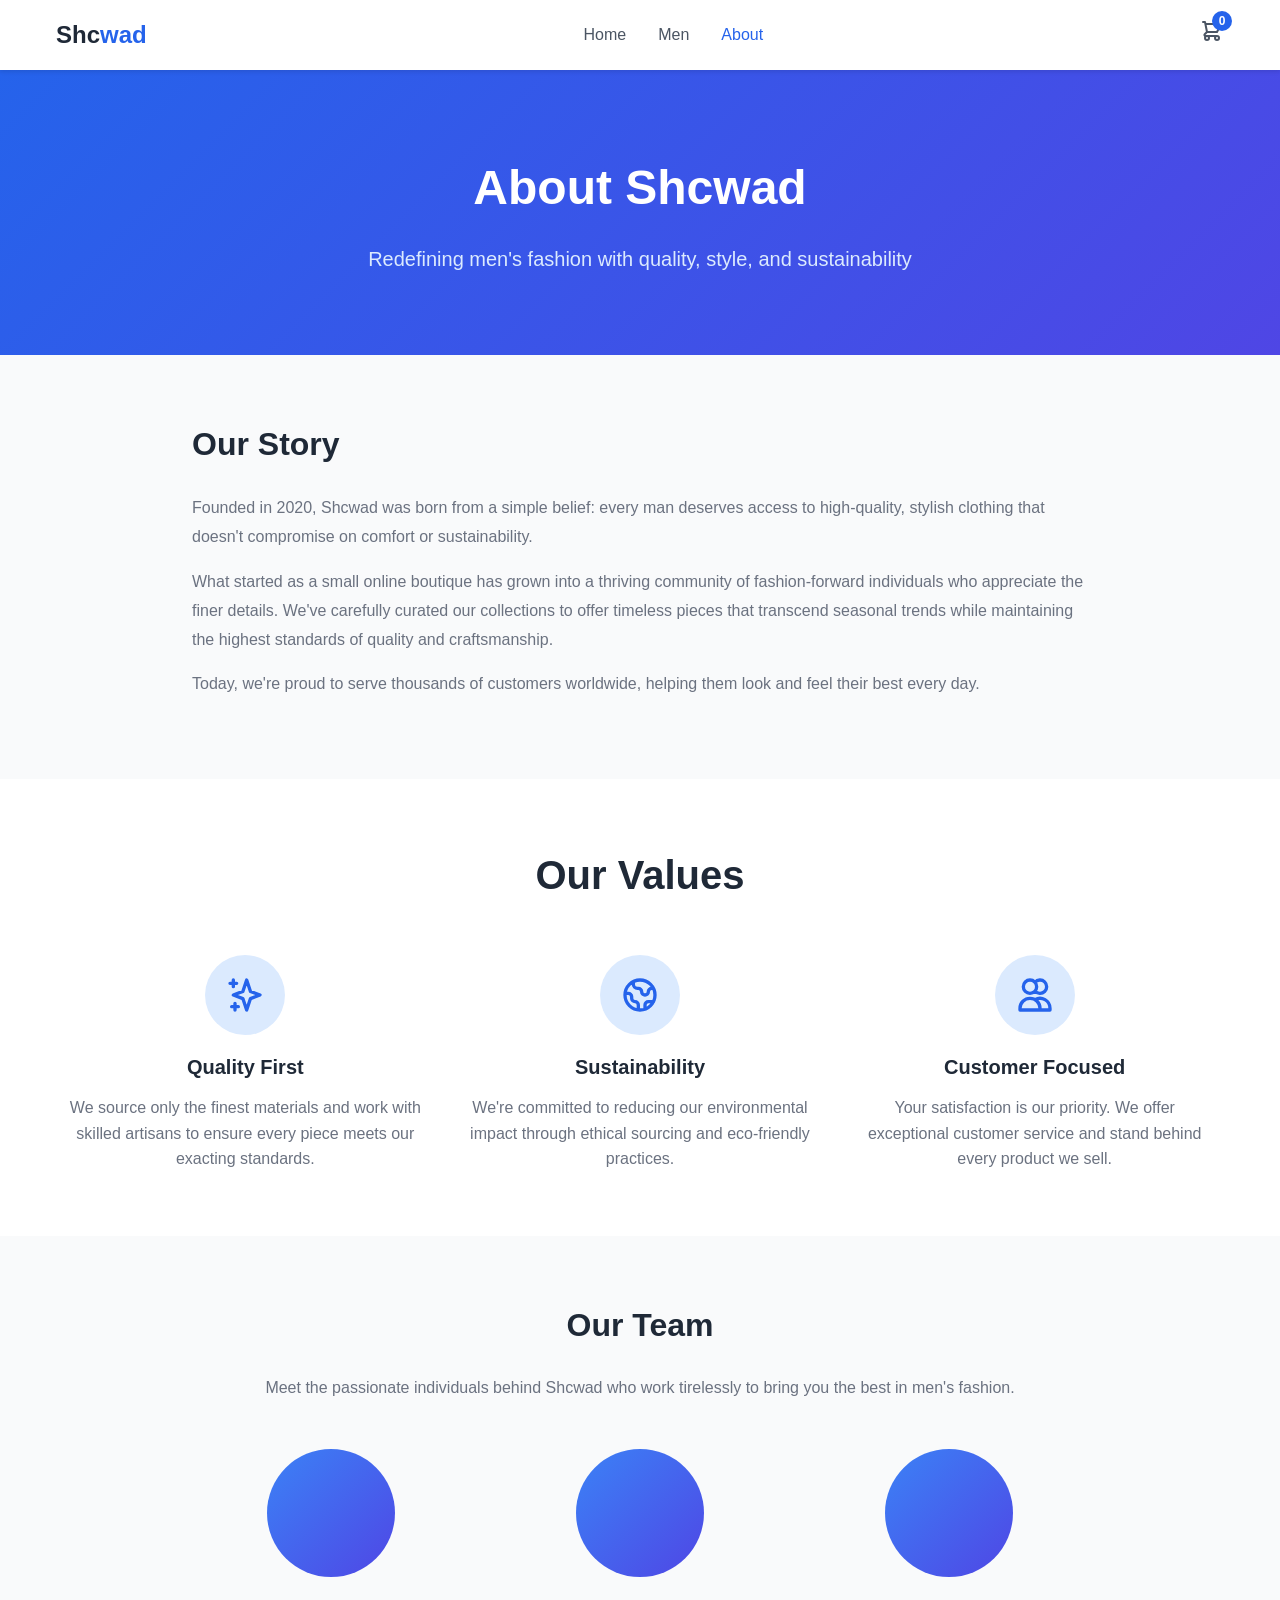
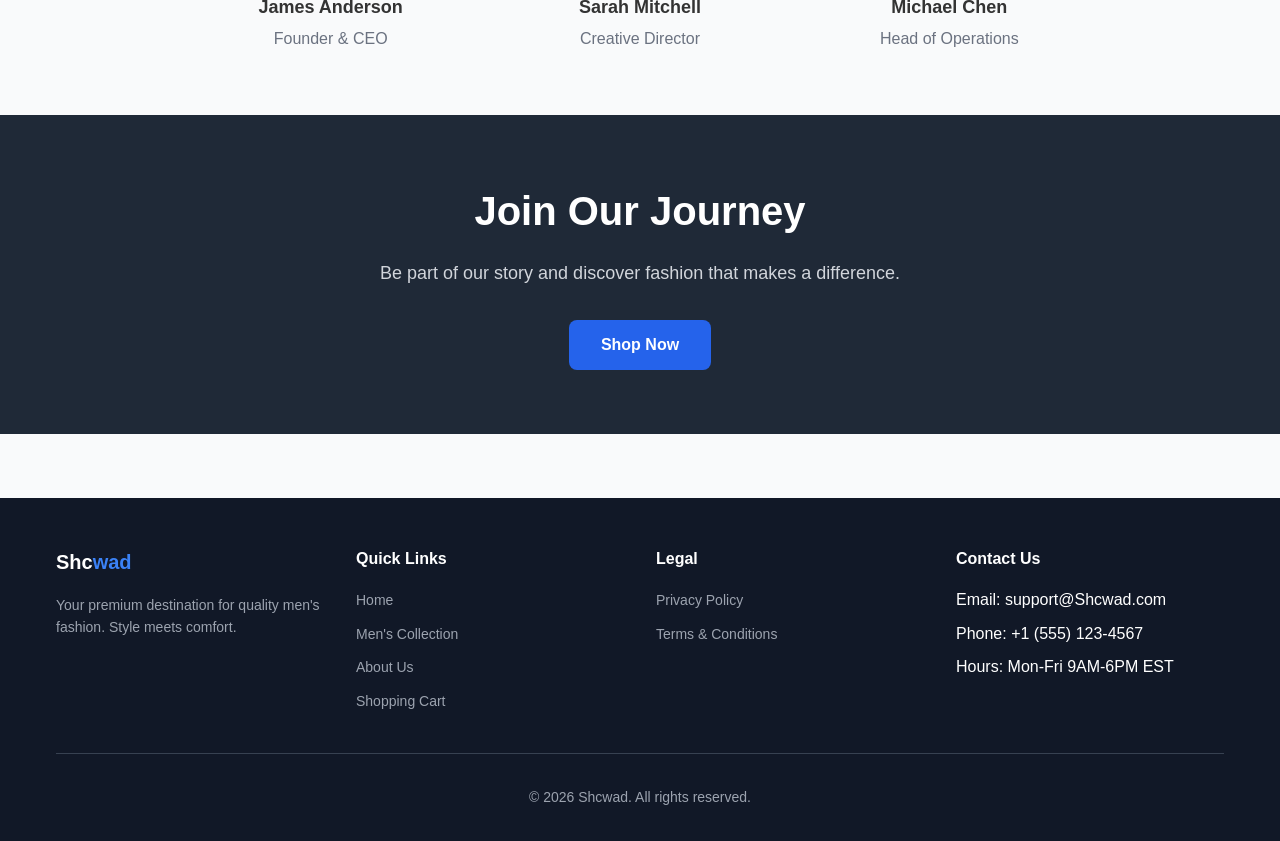
<file: about.html>
<!DOCTYPE html>
<html lang="en">
<head>
    <meta charset="UTF-8">
    <meta name="viewport" content="width=device-width, initial-scale=1.0">
    <title>About Us - Shcwad</title>
    <link rel="stylesheet" href="styles.css">
    <!-- Google tag (gtag.js) -->
<script async src="https://www.googletagmanager.com/gtag/js?id=G-NTV0NLN2X5"></script>
<script>
  window.dataLayer = window.dataLayer || [];
  function gtag(){dataLayer.push(arguments);}
  gtag('js', new Date());

  gtag('config', 'G-NTV0NLN2X5');
</script>
</head>
<body>
    <!-- Header -->
    <header class="header">
        <nav class="container">
            <div class="nav-wrapper">
                <a href="index.html" class="logo">Shc<span>wad</span></a>
                
                <div class="nav-links" id="navLinks">
                    <a href="index.html">Home</a>
                    <a href="men.html">Men</a>
                    <a href="about.html" class="active">About</a>
                </div>

                <div class="nav-actions">
                    <a href="cart.html" class="cart-icon">
                        <svg width="24" height="24" fill="none" stroke="currentColor" viewBox="0 0 24 24">
                            <path stroke-linecap="round" stroke-linejoin="round" stroke-width="2" d="M3 3h2l.4 2M7 13h10l4-8H5.4M7 13L5.4 5M7 13l-2.293 2.293c-.63.63-.184 1.707.707 1.707H17m0 0a2 2 0 100 4 2 2 0 000-4zm-8 2a2 2 0 11-4 0 2 2 0 014 0z"/>
                        </svg>
                        <span class="cart-count" id="cartCount">0</span>
                    </a>
                    <button class="mobile-menu-btn" id="mobileMenuBtn">
                        <span></span>
                        <span></span>
                        <span></span>
                    </button>
                </div>
            </div>
        </nav>
    </header>

    <!-- Hero Section -->
    <section class="hero-about">
        <div class="container">
            <h1>About Shcwad</h1>
            <p>Redefining men's fashion with quality, style, and sustainability</p>
        </div>
    </section>

    <!-- Our Story Section -->
    <section class="content-section">
        <div class="container">
            <div class="content-wrapper">
                <h2>Our Story</h2>
                <div class="text-content">
                    <p>Founded in 2020, Shcwad was born from a simple belief: every man deserves access to high-quality, stylish clothing that doesn't compromise on comfort or sustainability.</p>
                    <p>What started as a small online boutique has grown into a thriving community of fashion-forward individuals who appreciate the finer details. We've carefully curated our collections to offer timeless pieces that transcend seasonal trends while maintaining the highest standards of quality and craftsmanship.</p>
                    <p>Today, we're proud to serve thousands of customers worldwide, helping them look and feel their best every day.</p>
                </div>
            </div>
        </div>
    </section>

    <!-- Values Section -->
    <section class="values-section">
        <div class="container">
            <h2 class="section-title">Our Values</h2>
            <div class="values-grid">
                <div class="value-card">
                    <div class="value-icon">
                        <svg width="40" height="40" fill="none" stroke="currentColor" viewBox="0 0 24 24">
                            <path stroke-linecap="round" stroke-linejoin="round" stroke-width="2" d="M5 3v4M3 5h4M6 17v4m-2-2h4m5-16l2.286 6.857L21 12l-5.714 2.143L13 21l-2.286-6.857L5 12l5.714-2.143L13 3z"/>
                        </svg>
                    </div>
                    <h3>Quality First</h3>
                    <p>We source only the finest materials and work with skilled artisans to ensure every piece meets our exacting standards.</p>
                </div>
                <div class="value-card">
                    <div class="value-icon">
                        <svg width="40" height="40" fill="none" stroke="currentColor" viewBox="0 0 24 24">
                            <path stroke-linecap="round" stroke-linejoin="round" stroke-width="2" d="M3.055 11H5a2 2 0 012 2v1a2 2 0 002 2 2 2 0 012 2v2.945M8 3.935V5.5A2.5 2.5 0 0010.5 8h.5a2 2 0 012 2 2 2 0 104 0 2 2 0 012-2h1.064M15 20.488V18a2 2 0 012-2h3.064M21 12a9 9 0 11-18 0 9 9 0 0118 0z"/>
                        </svg>
                    </div>
                    <h3>Sustainability</h3>
                    <p>We're committed to reducing our environmental impact through ethical sourcing and eco-friendly practices.</p>
                </div>
                <div class="value-card">
                    <div class="value-icon">
                        <svg width="40" height="40" fill="none" stroke="currentColor" viewBox="0 0 24 24">
                            <path stroke-linecap="round" stroke-linejoin="round" stroke-width="2" d="M12 4.354a4 4 0 110 5.292M15 21H3v-1a6 6 0 0112 0v1zm0 0h6v-1a6 6 0 00-9-5.197M13 7a4 4 0 11-8 0 4 4 0 018 0z"/>
                        </svg>
                    </div>
                    <h3>Customer Focused</h3>
                    <p>Your satisfaction is our priority. We offer exceptional customer service and stand behind every product we sell.</p>
                </div>
            </div>
        </div>
    </section>

    <!-- Team Section -->
    <section class="content-section">
        <div class="container">
            <div class="content-wrapper">
                <h2 class="section-title">Our Team</h2>
                <p class="team-intro">Meet the passionate individuals behind Shcwad who work tirelessly to bring you the best in men's fashion.</p>
                <div class="team-grid">
                    <div class="team-member">
                        <div class="team-avatar"></div>
                        <h3>James Anderson</h3>
                        <p>Founder & CEO</p>
                    </div>
                    <div class="team-member">
                        <div class="team-avatar"></div>
                        <h3>Sarah Mitchell</h3>
                        <p>Creative Director</p>
                    </div>
                    <div class="team-member">
                        <div class="team-avatar"></div>
                        <h3>Michael Chen</h3>
                        <p>Head of Operations</p>
                    </div>
                </div>
            </div>
        </div>
    </section>

    <!-- CTA Section -->
    <section class="cta-section">
        <div class="container">
            <h2>Join Our Journey</h2>
            <p>Be part of our story and discover fashion that makes a difference.</p>
            <a href="men.html" class="btn btn-primary">Shop Now</a>
        </div>
    </section>

    <!-- Footer -->
    <footer class="footer">
        <div class="container">
            <div class="footer-grid">
                <div class="footer-col">
                    <h3 class="footer-logo">Shc<span>wad</span></h3>
                    <p>Your premium destination for quality men's fashion. Style meets comfort.</p>
                </div>
                <div class="footer-col">
                    <h4>Quick Links</h4>
                    <ul>
                        <li><a href="index.html">Home</a></li>
                        <li><a href="men.html">Men's Collection</a></li>
                        <li><a href="about.html">About Us</a></li>
                        <li><a href="cart.html">Shopping Cart</a></li>
                    </ul>
                </div>
                <div class="footer-col">
                    <h4>Legal</h4>
                    <ul>
                        <li><a href="privacy.html">Privacy Policy</a></li>
                        <li><a href="terms.html">Terms & Conditions</a></li>
                    </ul>
                </div>
                <div class="footer-col">
                    <h4>Contact Us</h4>
                    <ul>
                        <li>Email: support@Shcwad.com</li>
                        <li>Phone: +1 (555) 123-4567</li>
                        <li>Hours: Mon-Fri 9AM-6PM EST</li>
                    </ul>
                </div>
            </div>
            <div class="footer-bottom">
                <p>&copy; 2026 Shcwad. All rights reserved.</p>
            </div>
        </div>
    </footer>

    <script src="products.js"></script>
    <script src="script.js"></script>
</body>
</html>
</file>
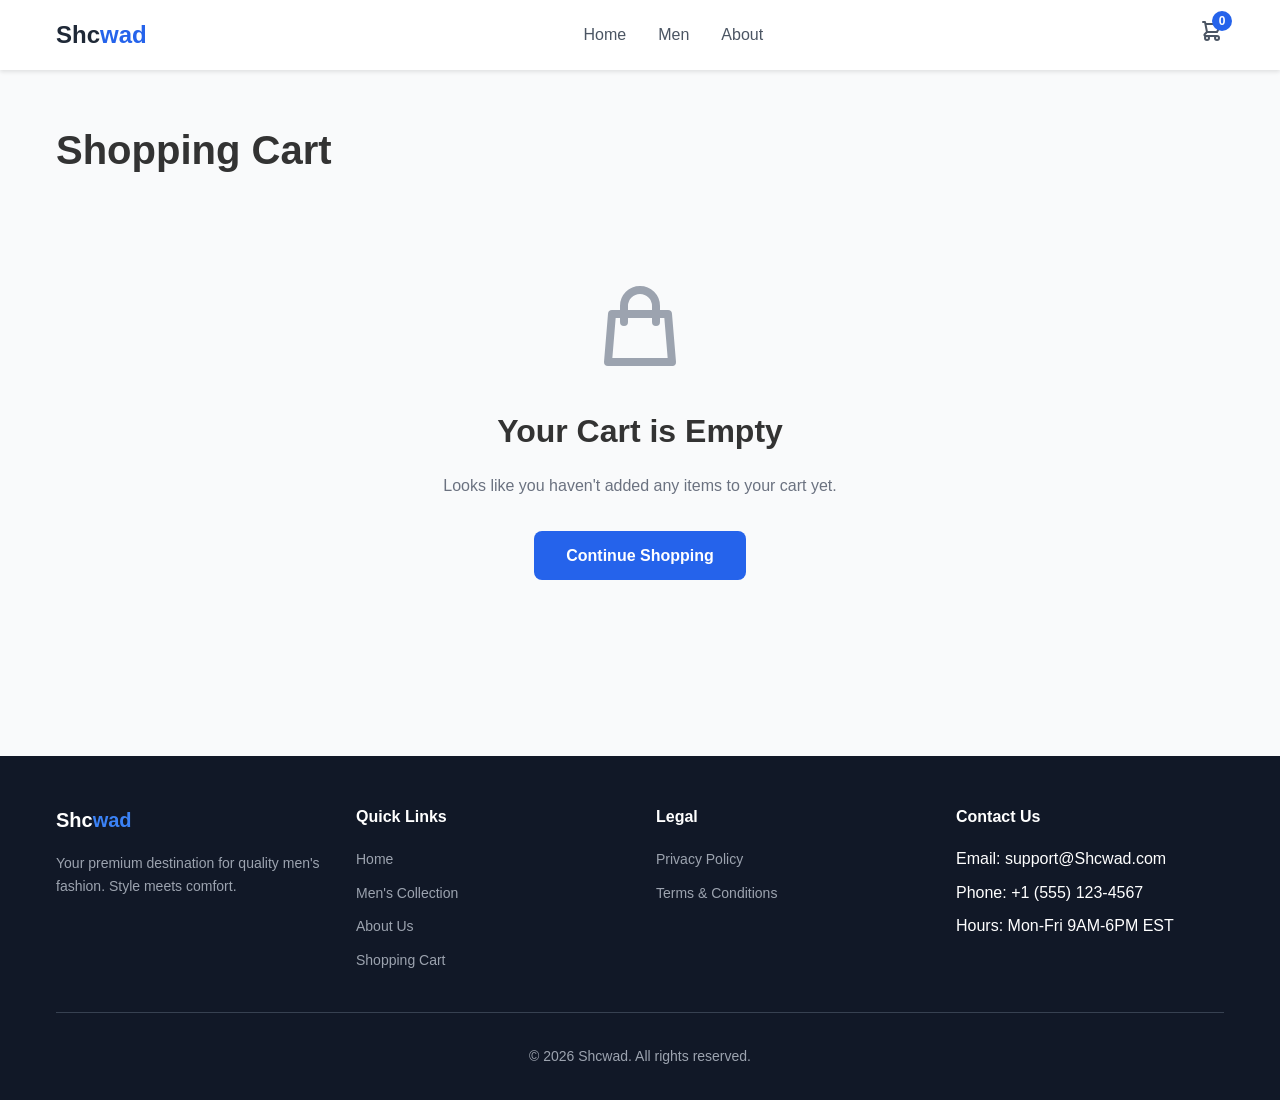
<file: cart.html>
<!DOCTYPE html>
<html lang="en">
<head>
    <meta charset="UTF-8">
    <meta name="viewport" content="width=device-width, initial-scale=1.0">
    <title>Shopping Cart - Shcwad</title>
    <link rel="stylesheet" href="styles.css">
    <!-- Google tag (gtag.js) -->
<script async src="https://www.googletagmanager.com/gtag/js?id=G-NTV0NLN2X5"></script>
<script>
  window.dataLayer = window.dataLayer || [];
  function gtag(){dataLayer.push(arguments);}
  gtag('js', new Date());

  gtag('config', 'G-NTV0NLN2X5');
</script>
</head>
<body>
    <!-- Header -->
    <header class="header">
        <nav class="container">
            <div class="nav-wrapper">
                <a href="index.html" class="logo">Shc<span>wad</span></a>
                
                <div class="nav-links" id="navLinks">
                    <a href="index.html">Home</a>
                    <a href="men.html">Men</a>
                    <a href="about.html">About</a>
                </div>

                <div class="nav-actions">
                    <a href="cart.html" class="cart-icon active">
                        <svg width="24" height="24" fill="none" stroke="currentColor" viewBox="0 0 24 24">
                            <path stroke-linecap="round" stroke-linejoin="round" stroke-width="2" d="M3 3h2l.4 2M7 13h10l4-8H5.4M7 13L5.4 5M7 13l-2.293 2.293c-.63.63-.184 1.707.707 1.707H17m0 0a2 2 0 100 4 2 2 0 000-4zm-8 2a2 2 0 11-4 0 2 2 0 014 0z"/>
                        </svg>
                        <span class="cart-count" id="cartCount">0</span>
                    </a>
                    <button class="mobile-menu-btn" id="mobileMenuBtn">
                        <span></span>
                        <span></span>
                        <span></span>
                    </button>
                </div>
            </div>
        </nav>
    </header>

    <!-- Cart Section -->
    <section class="cart-section">
        <div class="container">
            <h1>Shopping Cart</h1>
            
            <div id="emptyCart" class="empty-cart" style="display: none;">
                <svg width="96" height="96" fill="none" stroke="currentColor" viewBox="0 0 24 24">
                    <path stroke-linecap="round" stroke-linejoin="round" stroke-width="2" d="M16 11V7a4 4 0 00-8 0v4M5 9h14l1 12H4L5 9z"/>
                </svg>
                <h2>Your Cart is Empty</h2>
                <p>Looks like you haven't added any items to your cart yet.</p>
                <a href="men.html" class="btn btn-primary">Continue Shopping</a>
            </div>

            <div id="cartContent" class="cart-content" style="display: none;">
                <div class="cart-items" id="cartItems"></div>
                
                <div class="cart-summary">
                    <h2>Order Summary</h2>
                    <div class="summary-row">
                        <span>Subtotal</span>
                        <span id="subtotal">$0.00</span>
                    </div>
                    <div class="summary-row">
                        <span>Shipping</span>
                        <span id="shipping">$10.00</span>
                    </div>
                    <div class="summary-row">
                        <span>Tax</span>
                        <span id="tax">$0.00</span>
                    </div>
                    <div class="summary-total">
                        <span>Total</span>
                        <span id="total">$0.00</span>
                    </div>
                    <button class="btn btn-primary btn-block">Proceed to Checkout</button>
                    <a href="men.html" class="continue-shopping">Continue Shopping</a>
                    <div id="freeShippingNotice" class="free-shipping-notice" style="display: none;"></div>
                </div>
            </div>
        </div>
    </section>

    <!-- Footer -->
    <footer class="footer">
        <div class="container">
            <div class="footer-grid">
                <div class="footer-col">
                    <h3 class="footer-logo">Shc<span>wad</span></h3>
                    <p>Your premium destination for quality men's fashion. Style meets comfort.</p>
                </div>
                <div class="footer-col">
                    <h4>Quick Links</h4>
                    <ul>
                        <li><a href="index.html">Home</a></li>
                        <li><a href="men.html">Men's Collection</a></li>
                        <li><a href="about.html">About Us</a></li>
                        <li><a href="cart.html">Shopping Cart</a></li>
                    </ul>
                </div>
                <div class="footer-col">
                    <h4>Legal</h4>
                    <ul>
                        <li><a href="privacy.html">Privacy Policy</a></li>
                        <li><a href="terms.html">Terms & Conditions</a></li>
                    </ul>
                </div>
                <div class="footer-col">
                    <h4>Contact Us</h4>
                    <ul>
                        <li>Email: support@Shcwad.com</li>
                        <li>Phone: +1 (555) 123-4567</li>
                        <li>Hours: Mon-Fri 9AM-6PM EST</li>
                    </ul>
                </div>
            </div>
            <div class="footer-bottom">
                <p>&copy; 2026 Shcwad. All rights reserved.</p>
            </div>
        </div>
    </footer>

    <script src="products.js"></script>
    <script src="script.js"></script>
</body>
</html>
</file>
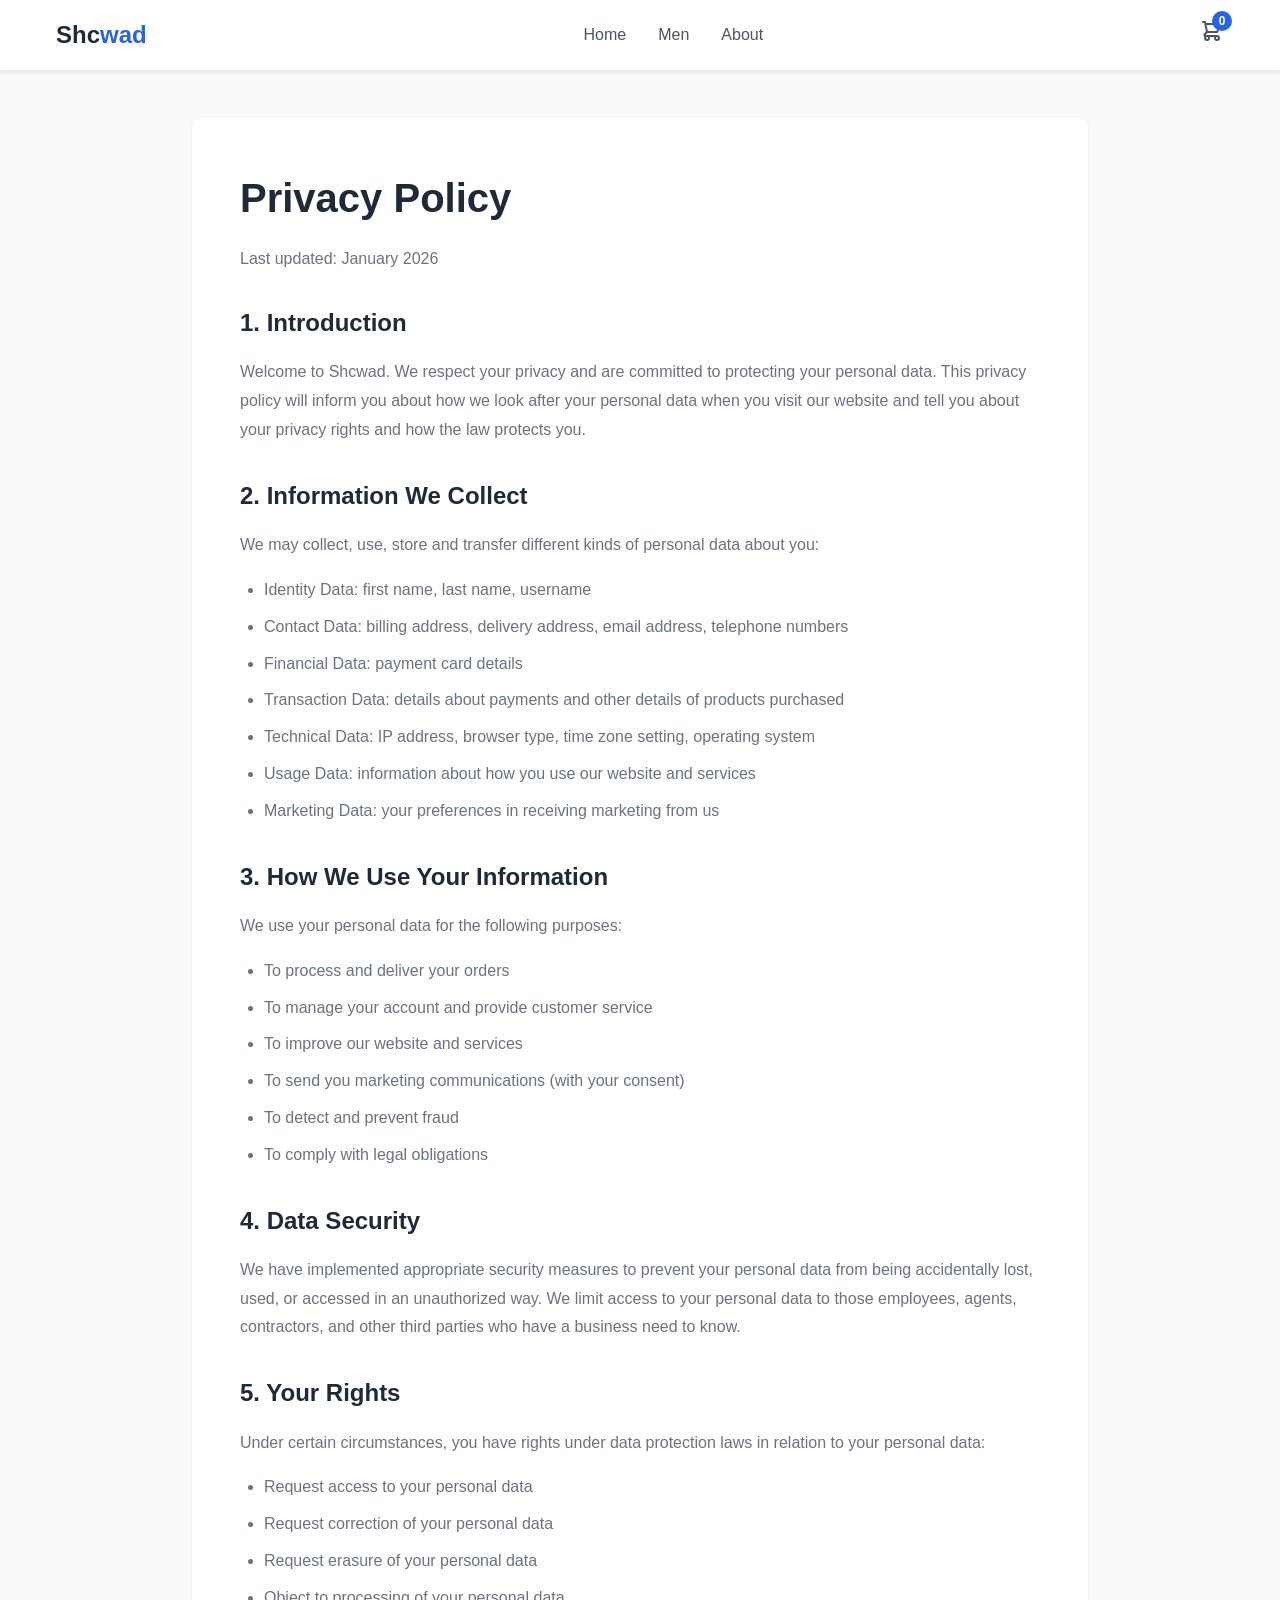
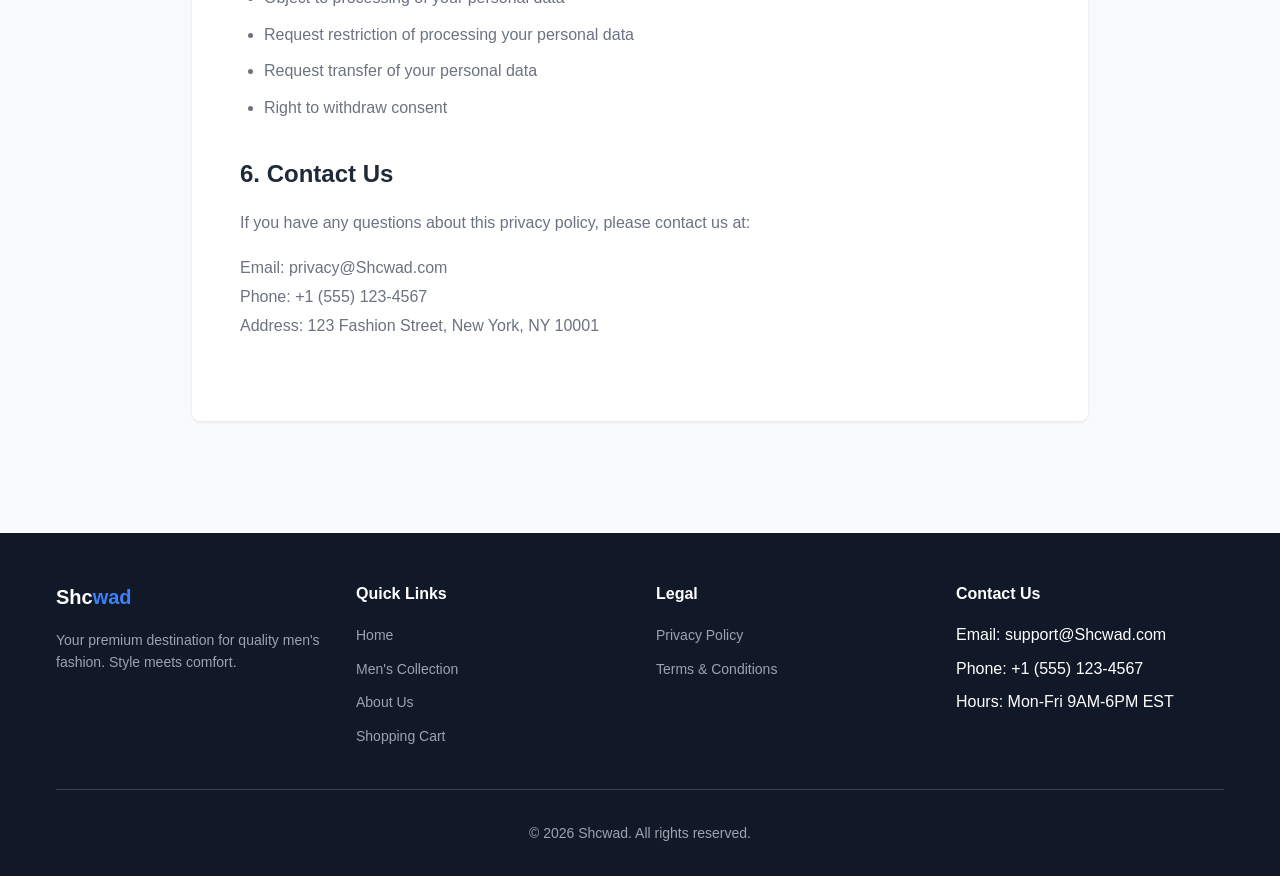
<file: privacy.html>
<!DOCTYPE html>
<html lang="en">
<head>
    <meta charset="UTF-8">
    <meta name="viewport" content="width=device-width, initial-scale=1.0">
    <title>Privacy Policy - Shcwad</title>
    <link rel="stylesheet" href="styles.css">
    <!-- Google tag (gtag.js) -->
<script async src="https://www.googletagmanager.com/gtag/js?id=G-NTV0NLN2X5"></script>
<script>
  window.dataLayer = window.dataLayer || [];
  function gtag(){dataLayer.push(arguments);}
  gtag('js', new Date());

  gtag('config', 'G-NTV0NLN2X5');
</script>
</head>
<body>
    <!-- Header -->
    <header class="header">
        <nav class="container">
            <div class="nav-wrapper">
                <a href="index.html" class="logo">Shc<span>wad</span></a>
                
                <div class="nav-links" id="navLinks">
                    <a href="index.html">Home</a>
                    <a href="men.html">Men</a>
                    <a href="about.html">About</a>
                </div>

                <div class="nav-actions">
                    <a href="cart.html" class="cart-icon">
                        <svg width="24" height="24" fill="none" stroke="currentColor" viewBox="0 0 24 24">
                            <path stroke-linecap="round" stroke-linejoin="round" stroke-width="2" d="M3 3h2l.4 2M7 13h10l4-8H5.4M7 13L5.4 5M7 13l-2.293 2.293c-.63.63-.184 1.707.707 1.707H17m0 0a2 2 0 100 4 2 2 0 000-4zm-8 2a2 2 0 11-4 0 2 2 0 014 0z"/>
                        </svg>
                        <span class="cart-count" id="cartCount">0</span>
                    </a>
                    <button class="mobile-menu-btn" id="mobileMenuBtn">
                        <span></span>
                        <span></span>
                        <span></span>
                    </button>
                </div>
            </div>
        </nav>
    </header>

    <!-- Legal Content -->
    <section class="legal-section">
        <div class="container">
            <div class="legal-content">
                <h1>Privacy Policy</h1>
                <p class="update-date">Last updated: January 2026</p>

                <div class="legal-text">
                    <section>
                        <h2>1. Introduction</h2>
                        <p>Welcome to Shcwad. We respect your privacy and are committed to protecting your personal data. This privacy policy will inform you about how we look after your personal data when you visit our website and tell you about your privacy rights and how the law protects you.</p>
                    </section>

                    <section>
                        <h2>2. Information We Collect</h2>
                        <p>We may collect, use, store and transfer different kinds of personal data about you:</p>
                        <ul>
                            <li>Identity Data: first name, last name, username</li>
                            <li>Contact Data: billing address, delivery address, email address, telephone numbers</li>
                            <li>Financial Data: payment card details</li>
                            <li>Transaction Data: details about payments and other details of products purchased</li>
                            <li>Technical Data: IP address, browser type, time zone setting, operating system</li>
                            <li>Usage Data: information about how you use our website and services</li>
                            <li>Marketing Data: your preferences in receiving marketing from us</li>
                        </ul>
                    </section>

                    <section>
                        <h2>3. How We Use Your Information</h2>
                        <p>We use your personal data for the following purposes:</p>
                        <ul>
                            <li>To process and deliver your orders</li>
                            <li>To manage your account and provide customer service</li>
                            <li>To improve our website and services</li>
                            <li>To send you marketing communications (with your consent)</li>
                            <li>To detect and prevent fraud</li>
                            <li>To comply with legal obligations</li>
                        </ul>
                    </section>

                    <section>
                        <h2>4. Data Security</h2>
                        <p>We have implemented appropriate security measures to prevent your personal data from being accidentally lost, used, or accessed in an unauthorized way. We limit access to your personal data to those employees, agents, contractors, and other third parties who have a business need to know.</p>
                    </section>

                    <section>
                        <h2>5. Your Rights</h2>
                        <p>Under certain circumstances, you have rights under data protection laws in relation to your personal data:</p>
                        <ul>
                            <li>Request access to your personal data</li>
                            <li>Request correction of your personal data</li>
                            <li>Request erasure of your personal data</li>
                            <li>Object to processing of your personal data</li>
                            <li>Request restriction of processing your personal data</li>
                            <li>Request transfer of your personal data</li>
                            <li>Right to withdraw consent</li>
                        </ul>
                    </section>

                    <section>
                        <h2>6. Contact Us</h2>
                        <p>If you have any questions about this privacy policy, please contact us at:</p>
                        <p>Email: privacy@Shcwad.com<br>
                        Phone: +1 (555) 123-4567<br>
                        Address: 123 Fashion Street, New York, NY 10001</p>
                    </section>
                </div>
            </div>
        </div>
    </section>

    <!-- Footer -->
    <footer class="footer">
        <div class="container">
            <div class="footer-grid">
                <div class="footer-col">
                    <h3 class="footer-logo">Shc<span>wad</span></h3>
                    <p>Your premium destination for quality men's fashion. Style meets comfort.</p>
                </div>
                <div class="footer-col">
                    <h4>Quick Links</h4>
                    <ul>
                        <li><a href="index.html">Home</a></li>
                        <li><a href="men.html">Men's Collection</a></li>
                        <li><a href="about.html">About Us</a></li>
                        <li><a href="cart.html">Shopping Cart</a></li>
                    </ul>
                </div>
                <div class="footer-col">
                    <h4>Legal</h4>
                    <ul>
                        <li><a href="privacy.html">Privacy Policy</a></li>
                        <li><a href="terms.html">Terms & Conditions</a></li>
                    </ul>
                </div>
                <div class="footer-col">
                    <h4>Contact Us</h4>
                    <ul>
                        <li>Email: support@Shcwad.com</li>
                        <li>Phone: +1 (555) 123-4567</li>
                        <li>Hours: Mon-Fri 9AM-6PM EST</li>
                    </ul>
                </div>
            </div>
            <div class="footer-bottom">
                <p>&copy; 2026 Shcwad. All rights reserved.</p>
            </div>
        </div>
    </footer>

    <script src="products.js"></script>
    <script src="script.js"></script>
</body>
</html>
</file>
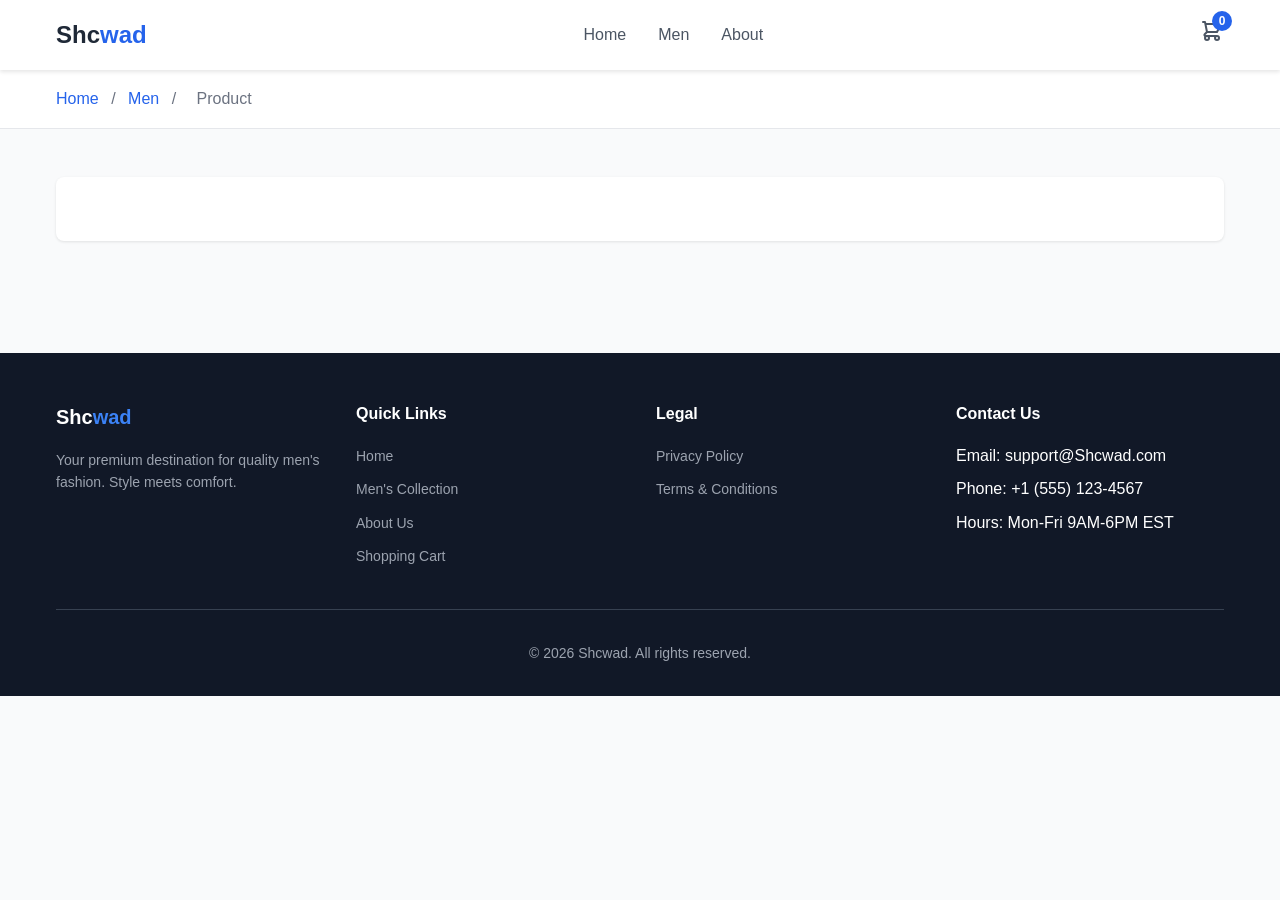
<file: product.html>
<!DOCTYPE html>
<html lang="en">
<head>
    <meta charset="UTF-8">
    <meta name="viewport" content="width=device-width, initial-scale=1.0">
    <title>Product Details - Shcwad</title>
    <link rel="stylesheet" href="styles.css">
    <!-- Google tag (gtag.js) -->
<script async src="https://www.googletagmanager.com/gtag/js?id=G-NTV0NLN2X5"></script>
<script>
  window.dataLayer = window.dataLayer || [];
  function gtag(){dataLayer.push(arguments);}
  gtag('js', new Date());

  gtag('config', 'G-NTV0NLN2X5');
</script>
</head>
<body>
    <!-- Header -->
    <header class="header">
        <nav class="container">
            <div class="nav-wrapper">
                <a href="index.html" class="logo">Shc<span>wad</span></a>
                
                <div class="nav-links" id="navLinks">
                    <a href="index.html">Home</a>
                    <a href="men.html">Men</a>
                    <a href="about.html">About</a>
                </div>

                <div class="nav-actions">
                    <a href="cart.html" class="cart-icon">
                        <svg width="24" height="24" fill="none" stroke="currentColor" viewBox="0 0 24 24">
                            <path stroke-linecap="round" stroke-linejoin="round" stroke-width="2" d="M3 3h2l.4 2M7 13h10l4-8H5.4M7 13L5.4 5M7 13l-2.293 2.293c-.63.63-.184 1.707.707 1.707H17m0 0a2 2 0 100 4 2 2 0 000-4zm-8 2a2 2 0 11-4 0 2 2 0 014 0z"/>
                        </svg>
                        <span class="cart-count" id="cartCount">0</span>
                    </a>
                    <button class="mobile-menu-btn" id="mobileMenuBtn">
                        <span></span>
                        <span></span>
                        <span></span>
                    </button>
                </div>
            </div>
        </nav>
    </header>

    <!-- Breadcrumb -->
    <div class="breadcrumb">
        <div class="container">
            <a href="index.html">Home</a>
            <span>/</span>
            <a href="men.html">Men</a>
            <span>/</span>
            <span id="breadcrumbProduct">Product</span>
        </div>
    </div>

    <!-- Product Detail Section -->
    <section class="product-detail-section">
        <div class="container">
            <div class="product-detail" id="productDetail">
                <!-- Product details will be loaded here by JavaScript -->
            </div>
        </div>
    </section>

    <!-- Related Products -->
    <section class="products-section" id="relatedSection" style="display: none;">
        <div class="container">
            <div class="section-header">
                <h2>You May Also Like</h2>
            </div>
            <div class="products-grid" id="relatedProducts"></div>
        </div>
    </section>

    <!-- Footer -->
    <footer class="footer">
        <div class="container">
            <div class="footer-grid">
                <div class="footer-col">
                    <h3 class="footer-logo">Shc<span>wad</span></h3>
                    <p>Your premium destination for quality men's fashion. Style meets comfort.</p>
                </div>
                <div class="footer-col">
                    <h4>Quick Links</h4>
                    <ul>
                        <li><a href="index.html">Home</a></li>
                        <li><a href="men.html">Men's Collection</a></li>
                        <li><a href="about.html">About Us</a></li>
                        <li><a href="cart.html">Shopping Cart</a></li>
                    </ul>
                </div>
                <div class="footer-col">
                    <h4>Legal</h4>
                    <ul>
                        <li><a href="privacy.html">Privacy Policy</a></li>
                        <li><a href="terms.html">Terms & Conditions</a></li>
                    </ul>
                </div>
                <div class="footer-col">
                    <h4>Contact Us</h4>
                    <ul>
                        <li>Email: support@Shcwad.com</li>
                        <li>Phone: +1 (555) 123-4567</li>
                        <li>Hours: Mon-Fri 9AM-6PM EST</li>
                    </ul>
                </div>
            </div>
            <div class="footer-bottom">
                <p>&copy; 2026 Shcwad. All rights reserved.</p>
            </div>
        </div>
    </footer>

    <script src="products.js"></script>
    <script src="script.js"></script>
</body>
</html>
</file>
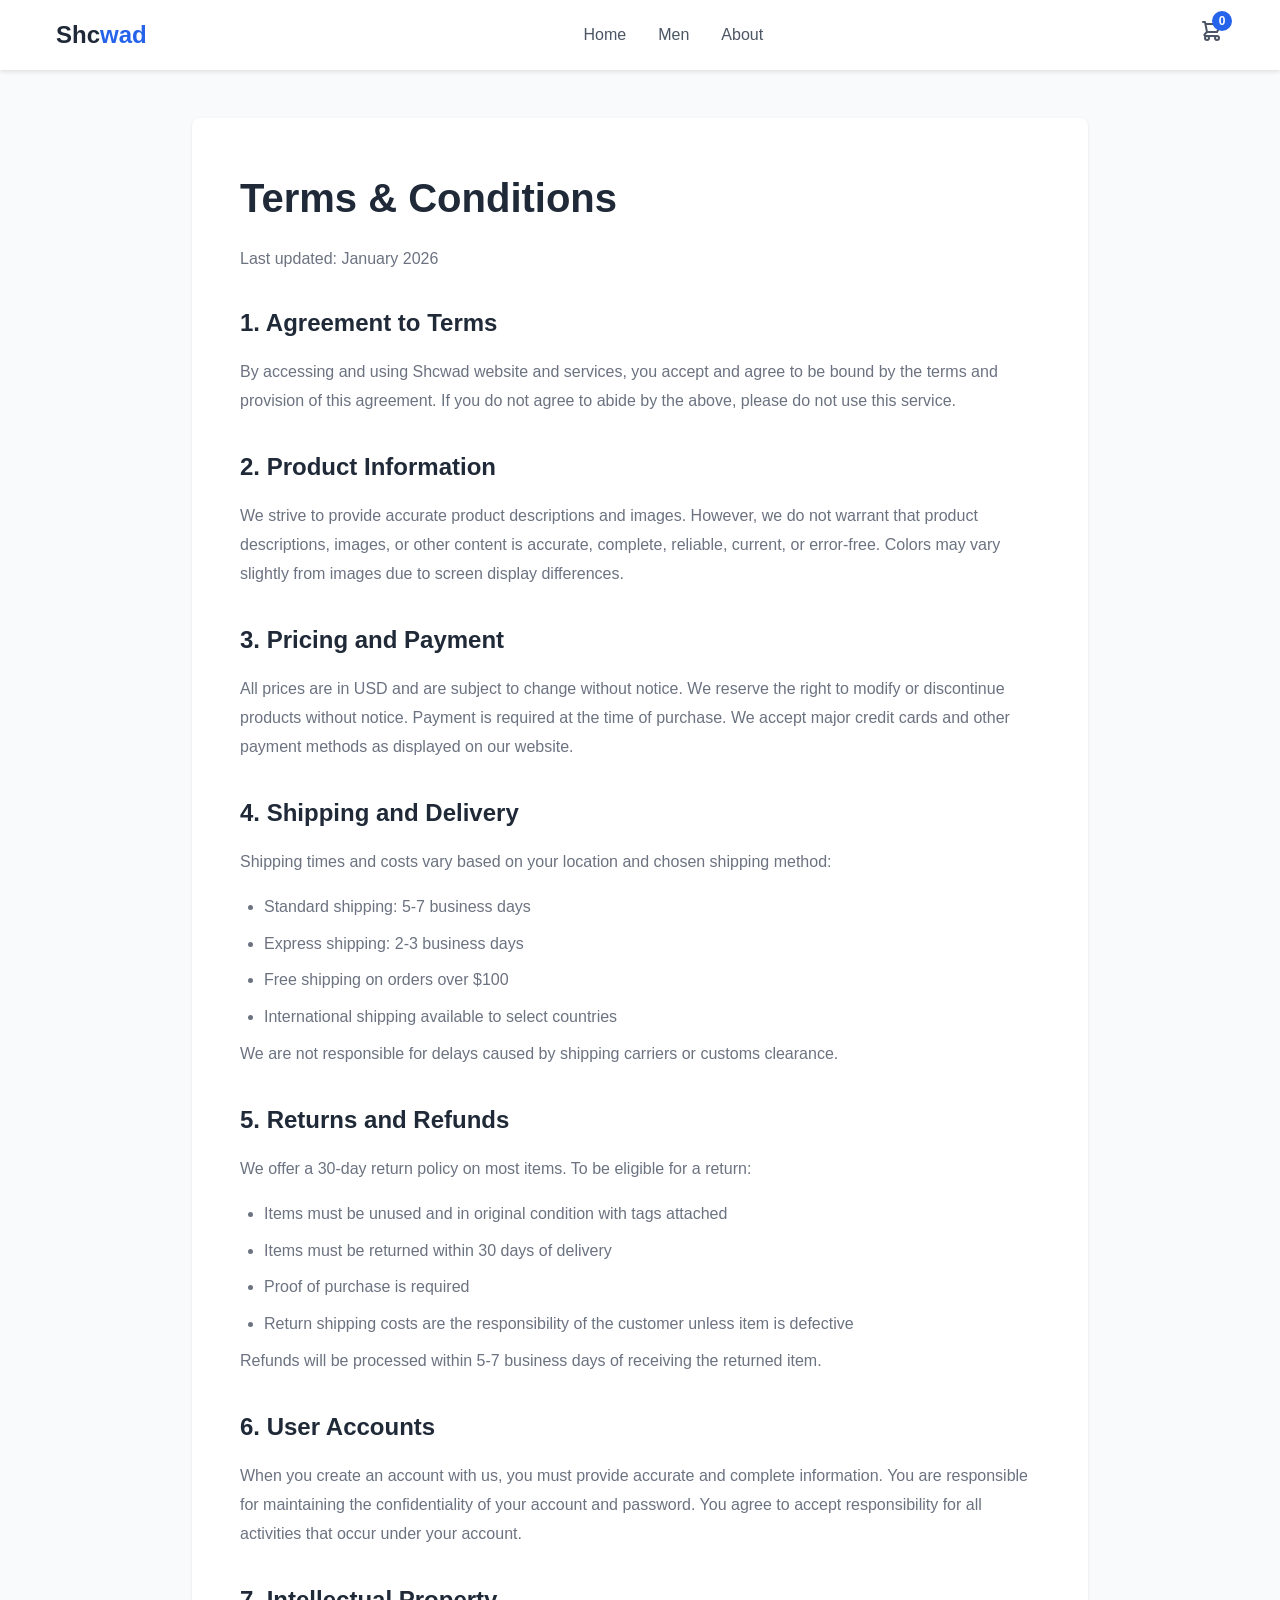
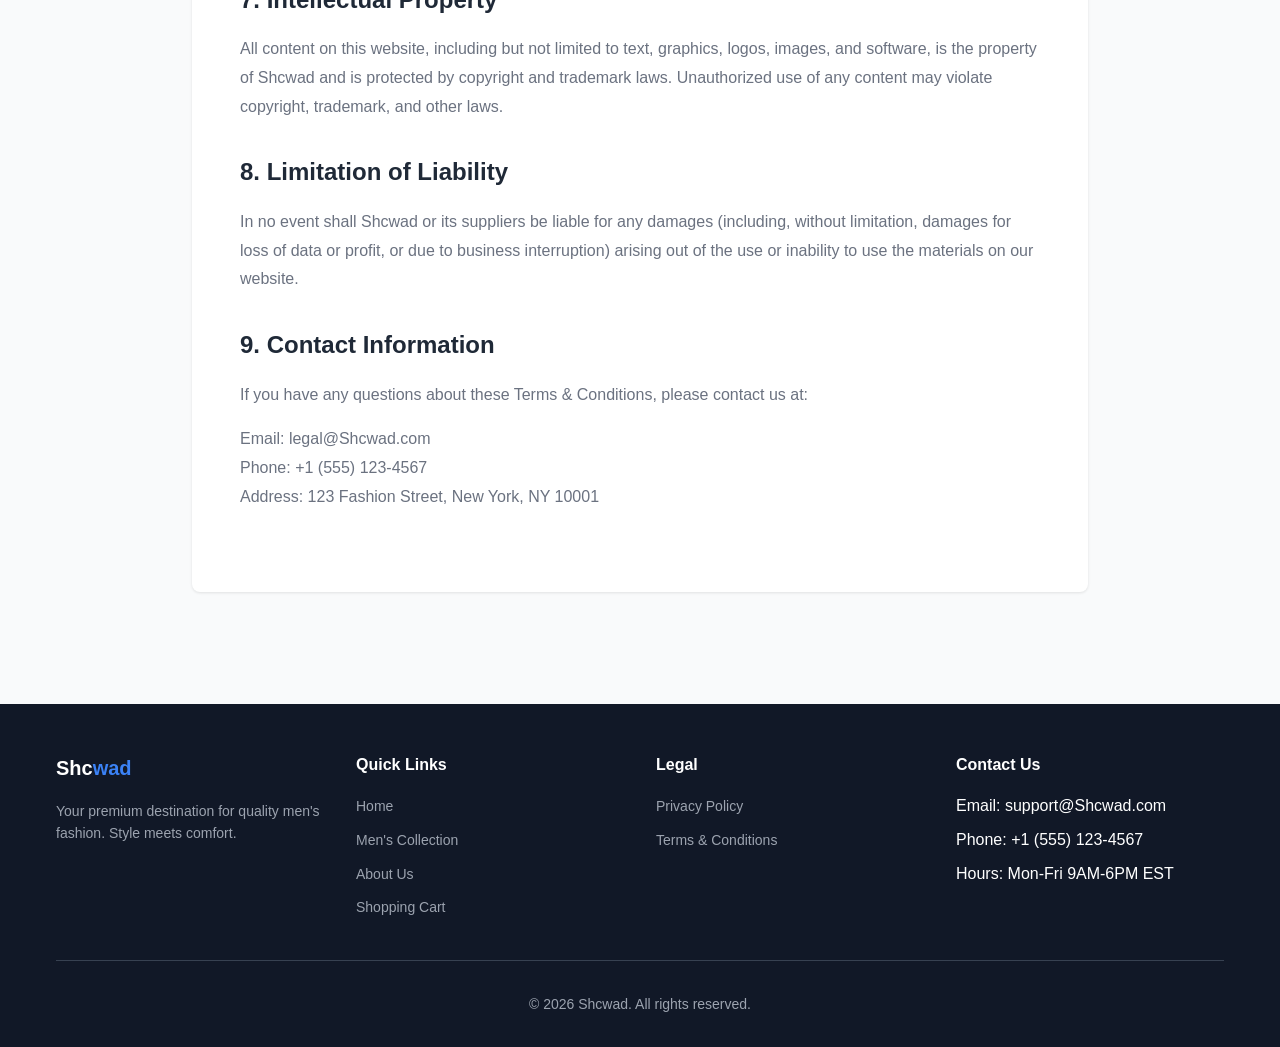
<file: terms.html>
<!DOCTYPE html>
<html lang="en">
<head>
    <meta charset="UTF-8">
    <meta name="viewport" content="width=device-width, initial-scale=1.0">
    <title>Terms & Conditions - Shcwad</title>
    <link rel="stylesheet" href="styles.css">
    <!-- Google tag (gtag.js) -->
<script async src="https://www.googletagmanager.com/gtag/js?id=G-NTV0NLN2X5"></script>
<script>
  window.dataLayer = window.dataLayer || [];
  function gtag(){dataLayer.push(arguments);}
  gtag('js', new Date());

  gtag('config', 'G-NTV0NLN2X5');
</script>
</head>
<body>
    <!-- Header -->
    <header class="header">
        <nav class="container">
            <div class="nav-wrapper">
                <a href="index.html" class="logo">Shc<span>wad</span></a>
                
                <div class="nav-links" id="navLinks">
                    <a href="index.html">Home</a>
                    <a href="men.html">Men</a>
                    <a href="about.html">About</a>
                </div>

                <div class="nav-actions">
                    <a href="cart.html" class="cart-icon">
                        <svg width="24" height="24" fill="none" stroke="currentColor" viewBox="0 0 24 24">
                            <path stroke-linecap="round" stroke-linejoin="round" stroke-width="2" d="M3 3h2l.4 2M7 13h10l4-8H5.4M7 13L5.4 5M7 13l-2.293 2.293c-.63.63-.184 1.707.707 1.707H17m0 0a2 2 0 100 4 2 2 0 000-4zm-8 2a2 2 0 11-4 0 2 2 0 014 0z"/>
                        </svg>
                        <span class="cart-count" id="cartCount">0</span>
                    </a>
                    <button class="mobile-menu-btn" id="mobileMenuBtn">
                        <span></span>
                        <span></span>
                        <span></span>
                    </button>
                </div>
            </div>
        </nav>
    </header>

    <!-- Legal Content -->
    <section class="legal-section">
        <div class="container">
            <div class="legal-content">
                <h1>Terms & Conditions</h1>
                <p class="update-date">Last updated: January 2026</p>

                <div class="legal-text">
                    <section>
                        <h2>1. Agreement to Terms</h2>
                        <p>By accessing and using Shcwad website and services, you accept and agree to be bound by the terms and provision of this agreement. If you do not agree to abide by the above, please do not use this service.</p>
                    </section>

                    <section>
                        <h2>2. Product Information</h2>
                        <p>We strive to provide accurate product descriptions and images. However, we do not warrant that product descriptions, images, or other content is accurate, complete, reliable, current, or error-free. Colors may vary slightly from images due to screen display differences.</p>
                    </section>

                    <section>
                        <h2>3. Pricing and Payment</h2>
                        <p>All prices are in USD and are subject to change without notice. We reserve the right to modify or discontinue products without notice. Payment is required at the time of purchase. We accept major credit cards and other payment methods as displayed on our website.</p>
                    </section>

                    <section>
                        <h2>4. Shipping and Delivery</h2>
                        <p>Shipping times and costs vary based on your location and chosen shipping method:</p>
                        <ul>
                            <li>Standard shipping: 5-7 business days</li>
                            <li>Express shipping: 2-3 business days</li>
                            <li>Free shipping on orders over $100</li>
                            <li>International shipping available to select countries</li>
                        </ul>
                        <p>We are not responsible for delays caused by shipping carriers or customs clearance.</p>
                    </section>

                    <section>
                        <h2>5. Returns and Refunds</h2>
                        <p>We offer a 30-day return policy on most items. To be eligible for a return:</p>
                        <ul>
                            <li>Items must be unused and in original condition with tags attached</li>
                            <li>Items must be returned within 30 days of delivery</li>
                            <li>Proof of purchase is required</li>
                            <li>Return shipping costs are the responsibility of the customer unless item is defective</li>
                        </ul>
                        <p>Refunds will be processed within 5-7 business days of receiving the returned item.</p>
                    </section>

                    <section>
                        <h2>6. User Accounts</h2>
                        <p>When you create an account with us, you must provide accurate and complete information. You are responsible for maintaining the confidentiality of your account and password. You agree to accept responsibility for all activities that occur under your account.</p>
                    </section>

                    <section>
                        <h2>7. Intellectual Property</h2>
                        <p>All content on this website, including but not limited to text, graphics, logos, images, and software, is the property of Shcwad and is protected by copyright and trademark laws. Unauthorized use of any content may violate copyright, trademark, and other laws.</p>
                    </section>

                    <section>
                        <h2>8. Limitation of Liability</h2>
                        <p>In no event shall Shcwad or its suppliers be liable for any damages (including, without limitation, damages for loss of data or profit, or due to business interruption) arising out of the use or inability to use the materials on our website.</p>
                    </section>

                    <section>
                        <h2>9. Contact Information</h2>
                        <p>If you have any questions about these Terms & Conditions, please contact us at:</p>
                        <p>Email: legal@Shcwad.com<br>
                        Phone: +1 (555) 123-4567<br>
                        Address: 123 Fashion Street, New York, NY 10001</p>
                    </section>
                </div>
            </div>
        </div>
    </section>

    <!-- Footer -->
    <footer class="footer">
        <div class="container">
            <div class="footer-grid">
                <div class="footer-col">
                    <h3 class="footer-logo">Shc<span>wad</span></h3>
                    <p>Your premium destination for quality men's fashion. Style meets comfort.</p>
                </div>
                <div class="footer-col">
                    <h4>Quick Links</h4>
                    <ul>
                        <li><a href="index.html">Home</a></li>
                        <li><a href="men.html">Men's Collection</a></li>
                        <li><a href="about.html">About Us</a></li>
                        <li><a href="cart.html">Shopping Cart</a></li>
                    </ul>
                </div>
                <div class="footer-col">
                    <h4>Legal</h4>
                    <ul>
                        <li><a href="privacy.html">Privacy Policy</a></li>
                        <li><a href="terms.html">Terms & Conditions</a></li>
                    </ul>
                </div>
                <div class="footer-col">
                    <h4>Contact Us</h4>
                    <ul>
                        <li>Email: support@Shcwad.com</li>
                        <li>Phone: +1 (555) 123-4567</li>
                        <li>Hours: Mon-Fri 9AM-6PM EST</li>
                    </ul>
                </div>
            </div>
            <div class="footer-bottom">
                <p>&copy; 2026 Shcwad. All rights reserved.</p>
            </div>
        </div>
    </footer>

    <script src="products.js"></script>
    <script src="script.js"></script>
</body>
</html>
</file>
<file: styles.css>
/* Reset and Base Styles */
* {
    margin: 0;
    padding: 0;
    box-sizing: border-box;
}

body {
    font-family: -apple-system, BlinkMacSystemFont, 'Segoe UI', Roboto, Oxygen, Ubuntu, Cantarell, sans-serif;
    line-height: 1.6;
    color: #333;
    background-color: #f9fafb;
}

.container {
    max-width: 1200px;
    margin: 0 auto;
    padding: 0 1rem;
}

img {
    max-width: 100%;
    height: auto;
    display: block;
}

a {
    text-decoration: none;
    color: inherit;
}

/* Header */
.header {
    background: white;
    box-shadow: 0 2px 4px rgba(0,0,0,0.1);
    position: sticky;
    top: 0;
    z-index: 100;
}

.nav-wrapper {
    display: flex;
    justify-content: space-between;
    align-items: center;
    padding: 1rem 0;
}

.logo {
    font-size: 1.5rem;
    font-weight: bold;
    color: #1f2937;
}

.logo span {
    color: #2563eb;
}

.nav-links {
    display: none;
    gap: 2rem;
}

.nav-links a {
    color: #4b5563;
    font-weight: 500;
    transition: color 0.3s;
}

.nav-links a:hover,
.nav-links a.active {
    color: #2563eb;
}

.nav-actions {
    display: flex;
    align-items: center;
    gap: 1rem;
}

.cart-icon {
    position: relative;
    color: #4b5563;
    transition: color 0.3s;
}

.cart-icon:hover {
    color: #2563eb;
}

.cart-count {
    position: absolute;
    top: -8px;
    right: -8px;
    background: #2563eb;
    color: white;
    font-size: 0.75rem;
    font-weight: bold;
    width: 20px;
    height: 20px;
    border-radius: 50%;
    display: flex;
    align-items: center;
    justify-content: center;
}

.mobile-menu-btn {
    display: flex;
    flex-direction: column;
    gap: 4px;
    background: none;
    border: none;
    cursor: pointer;
    padding: 0.5rem;
}

.mobile-menu-btn span {
    width: 24px;
    height: 2px;
    background: #4b5563;
    transition: all 0.3s;
}

/* Hero Section */
.hero {
    background-image: url('https://plus.unsplash.com/premium_photo-1664202526559-e21e9c0fb46a?q=80&w=1170&auto=format&fit=crop&ixlib=rb-4.1.0&ixid=M3wxMjA3fDB8MHxwaG90by1wYWdlfHx8fGVufDB8fHx8fA%3D%3D');
    background-size: cover;
    background-position: center;
    color: white;
    padding: 6rem  0;
}

.hero-content {
    max-width: 48rem;
}

.hero h1 {
    color:#020911;
    font-size: 2.5rem;
    font-weight: bold;
    margin-bottom: 1.5rem;
    line-height: 1.2;
}

.hero p {
    font-size: 1.25rem;
    margin-bottom: 2rem;
    color: #020911;
}

.hero-about {
    background: linear-gradient(135deg, #2563eb 0%, #4f46e5 100%);
    color: white;
    padding: 5rem 0;
    text-align: center;
}

.hero-about h1 {
    font-size: 3rem;
    font-weight: bold;
    margin-bottom: 1rem;
}

.hero-about p {
    font-size: 1.25rem;
    color: #dbeafe;
}

/* Page Hero */
.page-hero {
    background: linear-gradient(135deg, #1f2937 0%, #111827 100%);
    color: white;
    padding: 4rem 0;
}

.page-hero h1 {
    font-size: 3rem;
    font-weight: bold;
    margin-bottom: 1rem;
}

.page-hero p {
    font-size: 1.25rem;
    color: #d1d5db;
}

/* Buttons */
.btn {
    display: inline-block;
    padding: 0.75rem 2rem;
    border-radius: 0.5rem;
    font-weight: 600;
    transition: all 0.3s;
    cursor: pointer;
    border: none;
    font-size: 1rem;
}

.btn-primary {
    background: #2563eb;
    color: white;
}

.btn-primary:hover {
    background: #1d4ed8;
    transform: translateY(-2px);
    box-shadow: 0 4px 12px rgba(37, 99, 235, 0.4);
}

.btn-white {
    background: white;
    color: #2563eb;
}

.btn-white:hover {
    background: #f3f4f6;
}

.btn-block {
    width: 100%;
}

/* Features Section */
.features {
    background: #f9fafb;
    padding: 4rem 0;
}

.features-grid {
    display: grid;
    grid-template-columns: 1fr;
    gap: 2rem;
}

.feature-card {
    text-align: center;
}

.feature-icon {
    width: 64px;
    height: 64px;
    background: #dbeafe;
    border-radius: 50%;
    display: flex;
    align-items: center;
    justify-content: center;
    margin: 0 auto 1rem;
}

.feature-icon svg {
    color: #2563eb;
}

.feature-card h3 {
    font-size: 1.25rem;
    font-weight: 600;
    margin-bottom: 0.5rem;
}

.feature-card p {
    color: #6b7280;
}

/* Products Section */
.products-section {
    padding: 4rem 0;
}

.section-header {
    text-align: center;
    margin-bottom: 3rem;
}

.section-header h2 {
    font-size: 2.5rem;
    font-weight: bold;
    color: #1f2937;
    margin-bottom: 1rem;
}

.section-header p {
    font-size: 1.125rem;
    color: #6b7280;
}

.products-grid {
    display: grid;
    grid-template-columns: 1fr;
    gap: 1.5rem;
    margin-bottom: 2rem;
}

.product-card {
    background: white;
    border-radius: 0.5rem;
    overflow: hidden;
    box-shadow: 0 1px 3px rgba(0,0,0,0.1);
    transition: all 0.3s;
    cursor: pointer;
}

.product-card:hover {
    transform: translateY(-4px);
    box-shadow: 0 10px 25px rgba(0,0,0,0.15);
}

.product-image {
    position: relative;
    width: 100%;
    padding-top: 133%;
    overflow: hidden;
    background: #f3f4f6;
}

.product-image img {
    position: absolute;
    top: 0;
    left: 0;
    width: 100%;
    height: 100%;
    object-fit: cover;
    transition: transform 0.5s;
}

.product-card:hover .product-image img {
    transform: scale(1.1);
}

.product-info {
    padding: 1rem;
}

.product-name {
    font-weight: 600;
    font-size: 1.125rem;
    color: #1f2937;
    margin-bottom: 0.5rem;
}

.product-rating {
    display: flex;
    align-items: center;
    gap: 0.5rem;
    margin-bottom: 0.5rem;
}

.stars {
    display: flex;
    gap: 2px;
}

.star {
    color: #fbbf24;
    font-size: 1rem;
}

.star.empty {
    color: #d1d5db;
}

.reviews-count {
    font-size: 0.875rem;
    color: #6b7280;
}

.product-footer {
    display: flex;
    justify-content: space-between;
    align-items: center;
}

.product-price {
    font-size: 1.5rem;
    font-weight: bold;
    color: #1f2937;
}

.add-to-cart-btn {
    background: #2563eb;
    color: white;
    padding: 0.5rem 1rem;
    border-radius: 0.5rem;
    font-weight: 600;
    border: none;
    cursor: pointer;
    font-size: 0.875rem;
    transition: background 0.3s;
}

.add-to-cart-btn:hover {
    background: #1d4ed8;
}

/* Product Controls */
.products-controls {
    display: flex;
    justify-content: space-between;
    align-items: center;
    margin-bottom: 2rem;
    flex-wrap: wrap;
    gap: 1rem;
}

.products-count {
    color: #6b7280;
}

.products-count span {
    font-weight: 600;
    color: #1f2937;
}

.products-sort {
    display: flex;
    align-items: center;
    gap: 0.5rem;
}

.sort-select {
    padding: 0.5rem 1rem;
    border: 1px solid #d1d5db;
    border-radius: 0.5rem;
    font-size: 1rem;
    cursor: pointer;
}

/* Breadcrumb */
.breadcrumb {
    background: white;
    border-bottom: 1px solid #e5e7eb;
    padding: 1rem 0;
}

.breadcrumb a {
    color: #2563eb;
}

.breadcrumb a:hover {
    text-decoration: underline;
}

.breadcrumb span {
    color: #6b7280;
    margin: 0 0.5rem;
}

/* Product Detail */
.product-detail-section {
    padding: 3rem 0;
}

.product-detail {
    background: white;
    border-radius: 0.5rem;
    box-shadow: 0 1px 3px rgba(0,0,0,0.1);
    padding: 2rem;
    display: grid;
    grid-template-columns: 1fr;
    gap: 3rem;
}

.product-detail-image {
    width: 100%;
    padding-top: 133%;
    position: relative;
    border-radius: 0.5rem;
    overflow: hidden;
}

.product-detail-image img {
    position: absolute;
    top: 0;
    left: 0;
    width: 100%;
    height: 100%;
    object-fit: cover;
}

.product-detail-info h1 {
    font-size: 2rem;
    font-weight: bold;
    color: #1f2937;
    margin-bottom: 1rem;
}

.detail-rating {
    display: flex;
    align-items: center;
    gap: 0.5rem;
    margin-bottom: 1rem;
}

.detail-price {
    font-size: 2.5rem;
    font-weight: bold;
    color: #1f2937;
    margin-bottom: 1.5rem;
}

.product-description {
    color: #6b7280;
    line-height: 1.8;
    margin-bottom: 1.5rem;
}

.size-selector,
.color-selector {
    margin-bottom: 1.5rem;
}

.size-selector label,
.color-selector label {
    display: block;
    font-weight: 600;
    margin-bottom: 0.5rem;
    color: #374151;
}

.size-options,
.color-options {
    display: flex;
    flex-wrap: wrap;
    gap: 0.5rem;
}

.size-option,
.color-option {
    padding: 0.5rem 1rem;
    border: 2px solid #d1d5db;
    border-radius: 0.5rem;
    cursor: pointer;
    transition: all 0.3s;
    background: white;
    font-weight: 500;
}

.size-option:hover,
.color-option:hover {
    border-color: #2563eb;
}

.size-option.selected,
.color-option.selected {
    background: #2563eb;
    color: white;
    border-color: #2563eb;
}

.quantity-selector {
    margin-bottom: 1.5rem;
}

.quantity-selector label {
    display: block;
    font-weight: 600;
    margin-bottom: 0.5rem;
    color: #374151;
}

.quantity-controls {
    display: flex;
    align-items: center;
    gap: 1rem;
}

.quantity-btn {
    width: 40px;
    height: 40px;
    border: 1px solid #d1d5db;
    border-radius: 0.5rem;
    background: white;
    cursor: pointer;
    font-size: 1.25rem;
    transition: background 0.3s;
}

.quantity-btn:hover {
    background: #f3f4f6;
}

.quantity-value {
    font-size: 1.25rem;
    font-weight: 600;
    min-width: 3rem;
    text-align: center;
}

.product-features {
    border-top: 1px solid #e5e7eb;
    padding-top: 1.5rem;
    margin-top: 1.5rem;
}

.product-features .feature-item {
    display: flex;
    align-items: center;
    gap: 0.5rem;
    margin-bottom: 0.75rem;
    color: #6b7280;
    font-size: 0.875rem;
}

.product-features svg {
    color: #2563eb;
    flex-shrink: 0;
}

/* Cart Section */
.cart-section {
    padding: 3rem 0;
    min-height: 60vh;
}

.cart-section h1 {
    font-size: 2.5rem;
    font-weight: bold;
    margin-bottom: 2rem;
}

.empty-cart {
    text-align: center;
    padding: 4rem 2rem;
}

.empty-cart svg {
    margin: 0 auto 1.5rem;
    color: #9ca3af;
}

.empty-cart h2 {
    font-size: 2rem;
    font-weight: bold;
    margin-bottom: 1rem;
}

.empty-cart p {
    color: #6b7280;
    margin-bottom: 2rem;
}

.cart-content {
    display: grid;
    grid-template-columns: 1fr;
    gap: 2rem;
}

.cart-items {
    display: flex;
    flex-direction: column;
    gap: 1rem;
}

.cart-item {
    background: white;
    border-radius: 0.5rem;
    box-shadow: 0 1px 3px rgba(0,0,0,0.1);
    padding: 1.5rem;
    display: grid;
    grid-template-columns: 100px 1fr;
    gap: 1rem;
}

.cart-item-image {
    width: 100px;
    height: 130px;
    border-radius: 0.5rem;
    overflow: hidden;
}

.cart-item-image img {
    width: 100%;
    height: 100%;
    object-fit: cover;
}

.cart-item-details h3 {
    font-size: 1.125rem;
    font-weight: 600;
    margin-bottom: 0.5rem;
}

.cart-item-details h3 a {
    color: #1f2937;
}

.cart-item-details h3 a:hover {
    color: #2563eb;
}

.cart-item-size {
    font-size: 0.875rem;
    color: #6b7280;
    margin-bottom: 0.5rem;
}

.cart-item-price {
    font-size: 1.25rem;
    font-weight: bold;
    color: #1f2937;
    margin-bottom: 1rem;
}

.cart-item-actions {
    display: flex;
    justify-content: space-between;
    align-items: center;
}

.item-quantity {
    display: flex;
    align-items: center;
    gap: 0.75rem;
}

.qty-btn {
    width: 32px;
    height: 32px;
    border: 1px solid #d1d5db;
    border-radius: 0.25rem;
    background: white;
    cursor: pointer;
    transition: background 0.3s;
}

.qty-btn:hover {
    background: #f3f4f6;
}

.qty-value {
    font-weight: 600;
    min-width: 2rem;
    text-align: center;
}

.remove-btn {
    color: #dc2626;
    font-weight: 500;
    cursor: pointer;
    background: none;
    border: none;
    padding: 0.5rem;
}

.remove-btn:hover {
    color: #b91c1c;
}

.cart-summary {
    background: white;
    border-radius: 0.5rem;
    box-shadow: 0 1px 3px rgba(0,0,0,0.1);
    padding: 1.5rem;
    height: fit-content;
}

.cart-summary h2 {
    font-size: 1.5rem;
    font-weight: bold;
    margin-bottom: 1.5rem;
}

.summary-row {
    display: flex;
    justify-content: space-between;
    margin-bottom: 0.75rem;
    color: #6b7280;
}

.summary-total {
    display: flex;
    justify-content: space-between;
    font-size: 1.25rem;
    font-weight: bold;
    color: #1f2937;
    padding-top: 1rem;
    margin-top: 1rem;
    border-top: 1px solid #e5e7eb;
}

.continue-shopping {
    display: block;
    text-align: center;
    color: #2563eb;
    font-weight: 500;
    margin-top: 1rem;
}

.continue-shopping:hover {
    text-decoration: underline;
}

.free-shipping-notice {
    background: #dbeafe;
    padding: 1rem;
    border-radius: 0.5rem;
    margin-top: 1.5rem;
    font-size: 0.875rem;
    color: #1e3a8a;
}

/* CTA Section */
.cta-section {
    background: #1f2937;
    color: white;
    padding: 4rem 0;
    text-align: center;
}

.cta-section h2 {
    font-size: 2.5rem;
    font-weight: bold;
    margin-bottom: 1rem;
}

.cta-section p {
    font-size: 1.125rem;
    color: #d1d5db;
    margin-bottom: 2rem;
}

.newsletter-form {
    max-width: 28rem;
    margin: 0 auto;
    display: flex;
    gap: 1rem;
}

.email-input {
    flex: 1;
    padding: 0.75rem 1rem;
    border-radius: 0.5rem;
    border: none;
    font-size: 1rem;
}

.banner-section {
    background: #2563eb;
    color: white;
    padding: 3rem 0;
    text-align: center;
    margin-top: 2rem;
}

.banner-section h2 {
    font-size: 2rem;
    font-weight: bold;
    margin-bottom: 1rem;
}

.banner-section p {
    font-size: 1.25rem;
    color: #dbeafe;
    margin-bottom: 1.5rem;
}

/* Content Sections */
.content-section {
    padding: 4rem 0;
}

.content-wrapper {
    max-width: 56rem;
    margin: 0 auto;
}

.content-wrapper h2 {
    font-size: 2rem;
    font-weight: bold;
    margin-bottom: 1.5rem;
    color: #1f2937;
}

.section-title {
    font-size: 2.5rem;
    font-weight: bold;
    text-align: center;
    margin-bottom: 3rem;
    color: #1f2937;
}

.text-content p {
    color: #6b7280;
    line-height: 1.8;
    margin-bottom: 1rem;
}

.team-intro {
    text-align: center;
    color: #6b7280;
    margin-bottom: 3rem;
}

/* Values Section */
.values-section {
    background: white;
    padding: 4rem 0;
}

.values-grid {
    display: grid;
    grid-template-columns: 1fr;
    gap: 2rem;
    max-width: 72rem;
    margin: 0 auto;
}

.value-card {
    text-align: center;
}

.value-icon {
    width: 80px;
    height: 80px;
    background: #dbeafe;
    border-radius: 50%;
    display: flex;
    align-items: center;
    justify-content: center;
    margin: 0 auto 1rem;
}

.value-icon svg {
    color: #2563eb;
}

.value-card h3 {
    font-size: 1.25rem;
    font-weight: 600;
    margin-bottom: 0.75rem;
    color: #1f2937;
}

.value-card p {
    color: #6b7280;
}

/* Team Grid */
.team-grid {
    display: grid;
    grid-template-columns: 1fr;
    gap: 2rem;
    margin-top: 2rem;
}

.team-member {
    text-align: center;
}

.team-avatar {
    width: 128px;
    height: 128px;
    background: linear-gradient(135deg, #3b82f6 0%, #4f46e5 100%);
    border-radius: 50%;
    margin: 0 auto 1rem;
}

.team-member h3 {
    font-size: 1.125rem;
    font-weight: 600;
    margin-bottom: 0.25rem;
}

.team-member p {
    color: #6b7280;
}

/* Legal Section */
.legal-section {
    padding: 3rem 0;
}

.legal-content {
    max-width: 56rem;
    margin: 0 auto;
    background: white;
    border-radius: 0.5rem;
    box-shadow: 0 1px 3px rgba(0,0,0,0.1);
    padding: 3rem;
}

.legal-content h1 {
    font-size: 2.5rem;
    font-weight: bold;
    margin-bottom: 1rem;
    color: #1f2937;
}

.update-date {
    color: #6b7280;
    margin-bottom: 2rem;
}

.legal-text section {
    margin-bottom: 2rem;
}

.legal-text h2 {
    font-size: 1.5rem;
    font-weight: 600;
    margin-bottom: 1rem;
    color: #1f2937;
}

.legal-text p {
    color: #6b7280;
    line-height: 1.8;
    margin-bottom: 1rem;
}

.legal-text ul {
    list-style: disc;
    margin-left: 1.5rem;
    color: #6b7280;
    line-height: 1.8;
}

.legal-text li {
    margin-bottom: 0.5rem;
}

/* Footer */
.footer {
    background: #111827;
    color: white;
    padding: 3rem 0 0;
    margin-top: 4rem;
}

.footer-grid {
    display: grid;
    grid-template-columns: 1fr;
    gap: 2rem;
    margin-bottom: 2rem;
}

.footer-logo {
    font-size: 1.25rem;
    font-weight: bold;
    margin-bottom: 1rem;
}

.footer-logo span {
    color: #3b82f6;
}

.footer-col p {
    color: #9ca3af;
    font-size: 0.875rem;
    line-height: 1.6;
}

.footer-col h4 {
    font-weight: 600;
    margin-bottom: 1rem;
}

.footer-col ul {
    list-style: none;
}

.footer-col ul li {
    margin-bottom: 0.5rem;
}

.footer-col ul li a {
    color: #9ca3af;
    font-size: 0.875rem;
    transition: color 0.3s;
}

.footer-col ul li a:hover {
    color: white;
}

.footer-bottom {
    border-top: 1px solid #374151;
    padding: 2rem 0;
    text-align: center;
}

.footer-bottom p {
    color: #9ca3af;
    font-size: 0.875rem;
}

.text-center {
    text-align: center;
}

/* Responsive Design */
@media (min-width: 768px) {
    .nav-links {
        display: flex;
    }

    .mobile-menu-btn {
        display: none;
    }

    .features-grid {
        grid-template-columns: repeat(3, 1fr);
    }

    .products-grid {
        grid-template-columns: repeat(2, 1fr);
    }

    .cart-content {
        grid-template-columns: 2fr 1fr;
    }

    .cart-item {
        grid-template-columns: 120px 1fr;
    }

    .cart-item-image {
        width: 120px;
        height: 160px;
    }

    .values-grid {
        grid-template-columns: repeat(3, 1fr);
    }

    .team-grid {
        grid-template-columns: repeat(3, 1fr);
    }

    .footer-grid {
        grid-template-columns: repeat(2, 1fr);
    }

    .product-detail {
        grid-template-columns: 1fr 1fr;
    }
}

@media (min-width: 1024px) {
    .products-grid {
        grid-template-columns: repeat(4, 1fr);
    }

    .footer-grid {
        grid-template-columns: repeat(4, 1fr);
    }
}

/* Utility Classes */
.hidden {
    display: none;
}
</file>
